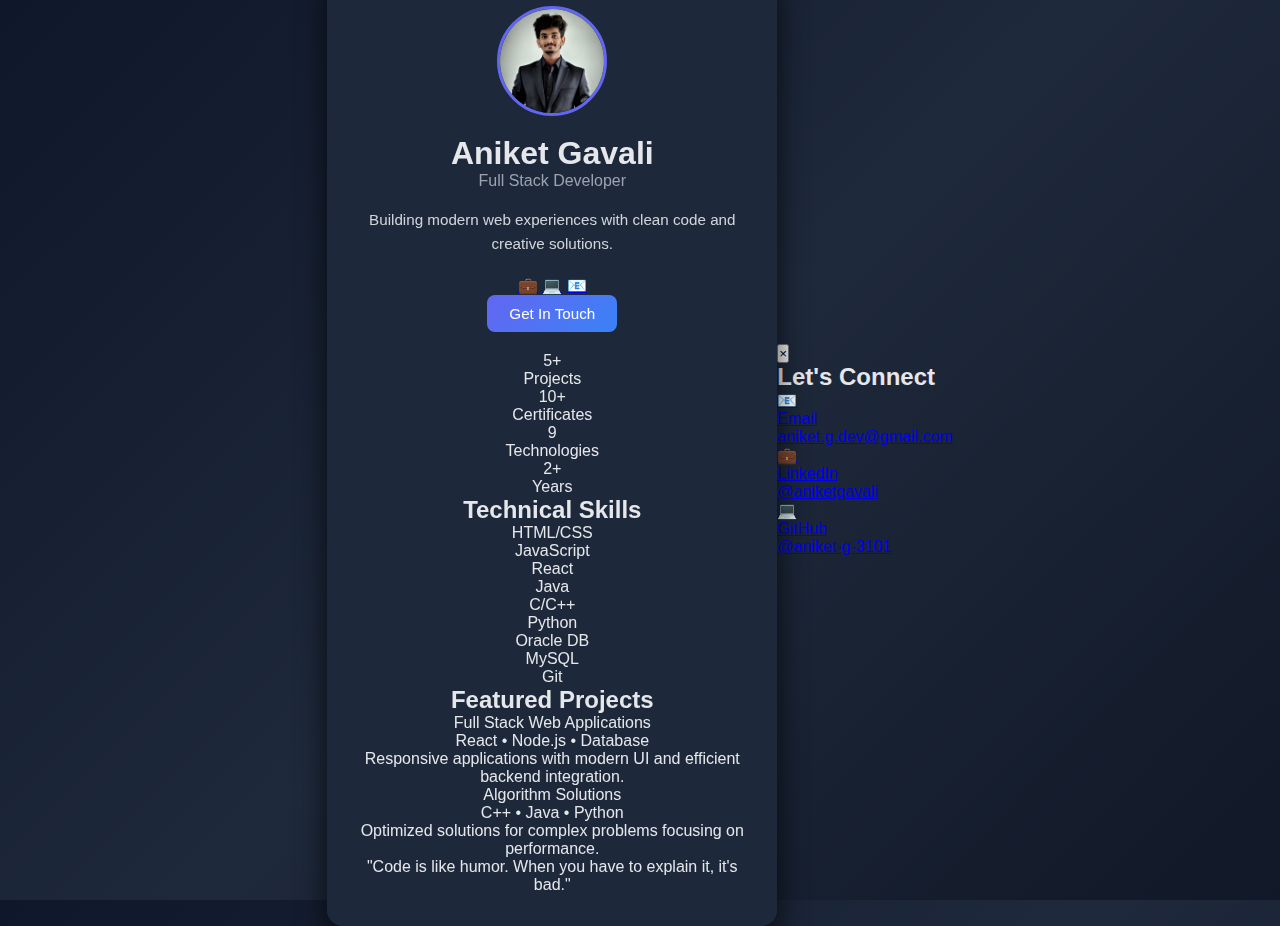
<file: index.html>
<!DOCTYPE html>
<html lang="en">
<head>
  <meta charset="UTF-8">
  <meta name="viewport" content="width=device-width, initial-scale=1.0">
  <title>Aniket Gavali - Profile Card</title>
  <link rel="stylesheet" href="style.css">
</head>
<body>
  <div id="profile">
    <!-- Left Sidebar -->
    <div class="sidebar">
      <div class="profile-img-wrapper">
        <img src="me.jpg" alt="Aniket Gavali" class="profile-img">
        <div class="status-badge"></div>
      </div>
      <h1>Aniket Gavali</h1>
      <p class="role">Full Stack Developer</p>
      <p class="bio">Building modern web experiences with clean code and creative solutions.</p>
      
      <div class="social-links">
        <a href="https://www.linkedin.com/in/aniketgavali/" target="_blank" class="social-link" title="LinkedIn">💼</a>
        <a href="https://www.github.com/aniket-g-3101" target="_blank" class="social-link" title="GitHub">💻</a>
        <a href="mailto:aniket.g.dev@gmail.com" class="social-link" title="Email">📧</a>
      </div>

      <button class="contact-btn" id="contactBtn">Get In Touch</button>
    </div>

    <!-- Main Content -->
    <div class="main-content">
      <!-- Stats -->
      <div class="stats-grid">
        <div class="stat-card">
          <div class="stat-number">5+</div>
          <div class="stat-label">Projects</div>
        </div>
        <div class="stat-card">
          <div class="stat-number">10+</div>
          <div class="stat-label">Certificates</div>
        </div>
        <div class="stat-card">
          <div class="stat-number">9</div>
          <div class="stat-label">Technologies</div>
        </div>
        <div class="stat-card">
          <div class="stat-number">2+</div>
          <div class="stat-label">Years</div>
        </div>
      </div>

      <!-- Skills -->
      <div class="section">
        <h2 class="section-title">Technical Skills</h2>
        <div class="skills-grid">
          <div class="skill-item">HTML/CSS</div>
          <div class="skill-item">JavaScript</div>
          <div class="skill-item">React</div>
          <div class="skill-item">Java</div>
          <div class="skill-item">C/C++</div>
          <div class="skill-item">Python</div>
          <div class="skill-item">Oracle DB</div>
          <div class="skill-item">MySQL</div>
          <div class="skill-item">Git</div>
        </div>
      </div>

      <!-- Projects -->
      <div class="section">
        <h2 class="section-title">Featured Projects</h2>
        <div class="project-card">
          <div class="project-title">Full Stack Web Applications</div>
          <div class="project-meta">React • Node.js • Database</div>
          <div class="project-desc">Responsive applications with modern UI and efficient backend integration.</div>
        </div>
        <div class="project-card">
          <div class="project-title">Algorithm Solutions</div>
          <div class="project-meta">C++ • Java • Python</div>
          <div class="project-desc">Optimized solutions for complex problems focusing on performance.</div>
        </div>
      </div>

      <!-- Quote -->
      <div class="section">
        <div class="quote-box">
          <p class="quote-text">"Code is like humor. When you have to explain it, it's bad."</p>
        </div>
      </div>
    </div>
  </div>

  <!-- Contact Modal -->
  <div class="modal" id="contactModal">
    <div class="modal-content">
      <button class="modal-close" id="closeModal">×</button>
      <h2>Let's Connect</h2>
      <div class="contact-info">
        <a href="mailto:aniket.g.dev@gmail.com" class="contact-item">
          <div class="contact-icon">📧</div>
          <div class="contact-details">
            <div class="contact-label">Email</div>
            <div class="contact-value">aniket.g.dev@gmail.com</div>
          </div>
        </a>
        <a href="https://www.linkedin.com/in/aniketgavali/" target="_blank" class="contact-item">
          <div class="contact-icon">💼</div>
          <div class="contact-details">
            <div class="contact-label">LinkedIn</div>
            <div class="contact-value">@aniketgavali</div>
          </div>
        </a>
        <a href="https://www.github.com/aniket-g-3101" target="_blank" class="contact-item">
          <div class="contact-icon">💻</div>
          <div class="contact-details">
            <div class="contact-label">GitHub</div>
            <div class="contact-value">@aniket-g-3101</div>
          </div>
        </a>
      </div>
    </div>
  </div>

  <script>
    const contactBtn = document.getElementById('contactBtn');
    const contactModal = document.getElementById('contactModal');
    const closeModal = document.getElementById('closeModal');

    contactBtn.addEventListener('click', () => {
      contactModal.classList.add('active');
    });

    closeModal.addEventListener('click', () => {
      contactModal.classList.remove('active');
    });

    contactModal.addEventListener('click', (e) => {
      if (e.target === contactModal) {
        contactModal.classList.remove('active');
      }
    });

    document.addEventListener('keydown', (e) => {
      if (e.key === 'Escape' && contactModal.classList.contains('active')) {
        contactModal.classList.remove('active');
      }
    });
  </script>
</body>
</html>
</file>
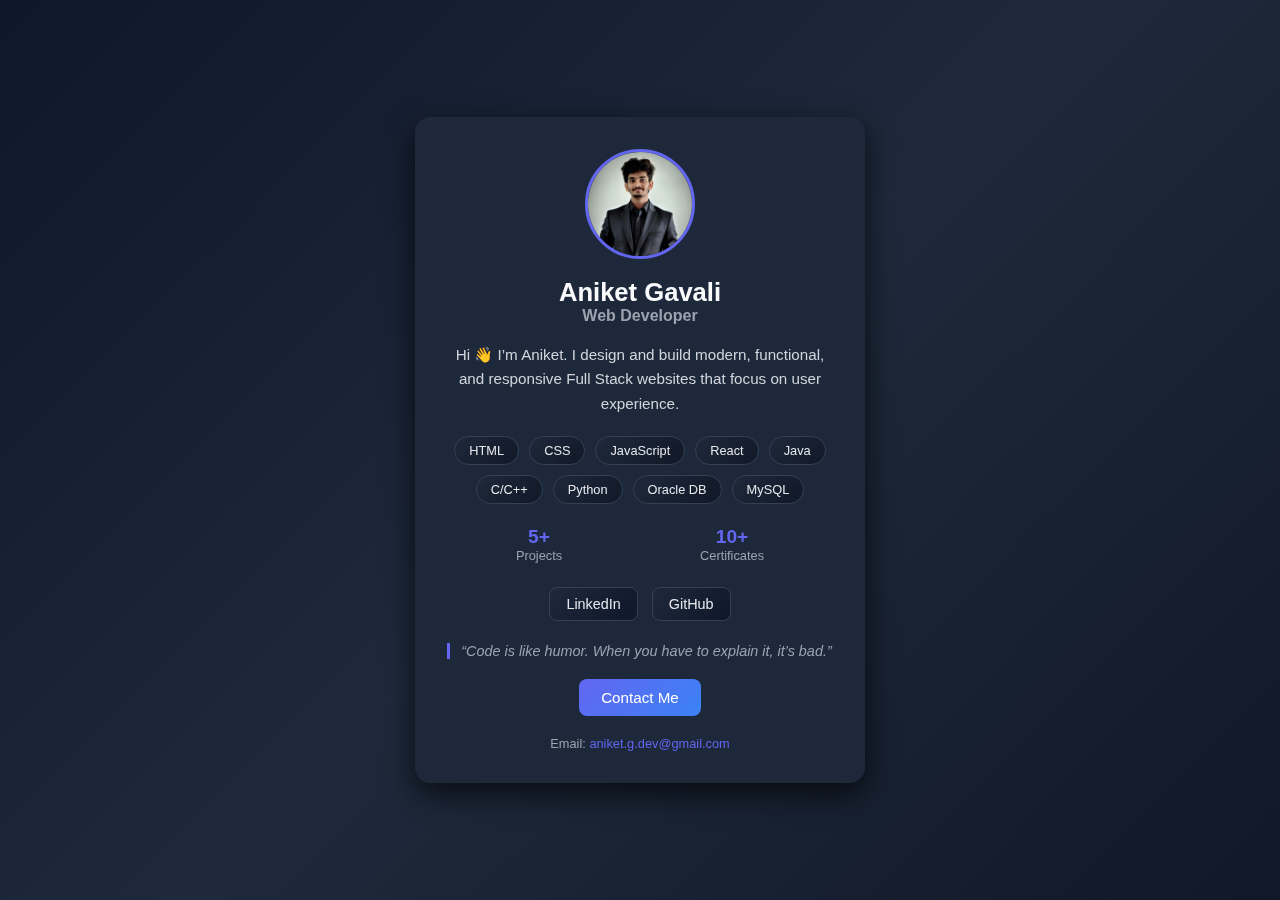
<file: profile.html>
<!DOCTYPE html>
<html lang="en">
<head>
  <meta charset="UTF-8">
  <meta name="viewport" content="width=device-width, initial-scale=1.0">
  <title>Profile Card</title>
  <link rel="stylesheet" href="pro.css">
</head>
<body>
  <div id="profile">
    <!-- Header -->
    <div class="card-header">
      <img src="me.jpg" alt="Profile Picture" class="profile-img">
      <h2 class="name">Aniket Gavali</h2>
      <h3 class="role">Web Developer</h3>
    </div>

    <!-- Bio -->
    <p class="bio">
      Hi 👋 I’m Aniket. I design and build modern, functional, and responsive Full Stack websites that focus on user experience.
    </p>

    <!-- Skills -->
    <div class="skills">
      <span>HTML</span>
      <span>CSS</span>
      <span>JavaScript</span>
      <span>React</span>
      <span>Java</span>
      <span>C/C++</span>
      <span>Python</span>
      <span>Oracle DB</span>
      <span>MySQL</span>
    </div>

    <!-- Stats -->
    <div class="stats">
      <div>
        <h3>5+</h3>
        <p>Projects</p>
      </div>
   
      <div>
        <h3>10+</h3>
        <p>Certificates</p>
      </div>
    </div>

    <!-- Links -->
    <div class="links">
      <a href="https://www.linkedin.com/in/aniketgavali/" target="_blank" class="linkedin">LinkedIn</a>
      <a href="https://www.github.com/aniket-g-3101" target="_blank" class="github">GitHub</a>
    </div>

    <!-- Quote -->
    <blockquote class="quote">
      “Code is like humor. When you have to explain it, it’s bad.”
    </blockquote>

    <!-- Contact -->
    <button class="contact-btn">Contact Me</button>

    <!-- Footer -->
    <footer class="card-footer">
      <p>Email: <a href="mailto:aniket.g.dev@gmail.com">aniket.g.dev@gmail.com</a></p>
    </footer>
  </div>
</body>
</html>
</file>
<file: style.css>
/* Reset */
* {
  margin: 0;
  padding: 0;
  box-sizing: border-box;
  font-family: "Segoe UI", Tahoma, Geneva, Verdana, sans-serif;
}

/* Background */
body, html {
  height: 100%;
  width: 100%;
  background: linear-gradient(135deg, #0f172a, #1e293b, #111827);
  display: flex;
  align-items: center;
  justify-content: center;
  color: #e5e7eb;
}

/* Profile Card */
#profile {
  background: rgba(30, 41, 59, 0.95); /* glassy dark */
  width: 450px;
  padding: 32px;
  border-radius: 16px;
  backdrop-filter: blur(12px);
  box-shadow: 0 10px 30px rgba(0, 0, 0, 0.7);
  text-align: center;
  transition: transform 0.25s ease, box-shadow 0.25s ease;
}

#profile:hover {
  transform: translateY(-6px);
  box-shadow: 0 14px 36px rgba(0, 0, 0, 0.8);
}

/* Profile Image */
.profile-img {
  width: 110px;
  height: 110px;
  border-radius: 50%;
  object-fit: cover;
  border: 3px solid #6366f1; /* purple accent */
  margin-bottom: 15px;
  transition: border-color 0.3s ease;
}

.profile-img:hover {
  border-color: #3b82f6; /* blue accent */
}

/* Name + Role */
.name {
  font-size: 1.6rem;
  font-weight: 600;
  color: #f9fafb;
}

.role {
  font-size: 1rem;
  color: #9ca3af;
  margin-bottom: 18px;
}

/* Bio */
.bio {
  font-size: 0.95rem;
  line-height: 1.6;
  margin-bottom: 20px;
  color: #d1d5db;
}

/* Skills */
.skills {
  display: flex;
  flex-wrap: wrap;
  gap: 10px;
  justify-content: center;
  margin-bottom: 22px;
}

.skills span {
  background: linear-gradient(135deg, #1e293b, #111827);
  color: #e5e7eb;
  padding: 6px 14px;
  border-radius: 20px;
  font-size: 0.8rem;
  border: 1px solid #334155;
  transition: all 0.2s ease;
}

.skills span:hover {
  background: linear-gradient(135deg, #6366f1, #3b82f6);
  color: #fff;
}

/* Stats */
.stats {
  display: flex;
  justify-content: space-around;
  margin-bottom: 24px;
}

.stats div {
  text-align: center;
}

.stats h3 {
  font-size: 1.2rem;
  color: #6366f1;
}

.stats p {
  font-size: 0.8rem;
  color: #9ca3af;
}

/* Links */
.links {
  display: flex;
  justify-content: center;
  gap: 14px;
  margin-bottom: 22px;
}

.links a {
  text-decoration: none;
  font-size: 0.9rem;
  padding: 8px 16px;
  border-radius: 8px;
  background: linear-gradient(135deg, #1e293b, #0f172a);
  border: 1px solid #334155;
  color: #e5e7eb;
  transition: all 0.25s ease;
}

.links a:hover {
  background: linear-gradient(135deg, #6366f1, #3b82f6);
  color: #fff;
}

/* Quote */
.quote {
  font-size: 0.9rem;
  font-style: italic;
  color: #9ca3af;
  margin-bottom: 20px;
  border-left: 3px solid #6366f1;
  padding-left: 10px;
}

/* Contact Button */
.contact-btn {
  background: linear-gradient(135deg, #6366f1, #3b82f6);
  color: white;
  border: none;
  padding: 10px 22px;
  border-radius: 8px;
  font-size: 0.95rem;
  cursor: pointer;
  transition: opacity 0.25s ease, transform 0.2s ease;
  margin-bottom: 20px;
}

.contact-btn:hover {
  opacity: 0.9;
  transform: scale(1.05);
}

/* Footer */
.card-footer {
  font-size: 0.8rem;
  color: #9ca3af;
}

.card-footer a {
  color: #6366f1;
  text-decoration: none;
}

.card-footer a:hover {
  text-decoration: underline;
}
</file>
<file: pro.css>
/* Reset */
* {
  margin: 0;
  padding: 0;
  box-sizing: border-box;
  font-family: "Segoe UI", Tahoma, Geneva, Verdana, sans-serif;
}

/* Background */
body, html {
  height: 100%;
  width: 100%;
  background: linear-gradient(135deg, #0f172a, #1e293b, #111827);
  display: flex;
  align-items: center;
  justify-content: center;
  color: #e5e7eb;
}

/* Profile Card */
#profile {
  background: rgba(30, 41, 59, 0.95); /* glassy dark */
  width: 450px;
  padding: 32px;
  border-radius: 16px;
  backdrop-filter: blur(12px);
  box-shadow: 0 10px 30px rgba(0, 0, 0, 0.7);
  text-align: center;
  transition: transform 0.25s ease, box-shadow 0.25s ease;
}

#profile:hover {
  transform: translateY(-6px);
  box-shadow: 0 14px 36px rgba(0, 0, 0, 0.8);
}

/* Profile Image */
.profile-img {
  width: 110px;
  height: 110px;
  border-radius: 50%;
  object-fit: cover;
  border: 3px solid #6366f1; /* purple accent */
  margin-bottom: 15px;
  transition: border-color 0.3s ease;
}

.profile-img:hover {
  border-color: #3b82f6; /* blue accent */
}

/* Name + Role */
.name {
  font-size: 1.6rem;
  font-weight: 600;
  color: #f9fafb;
}

.role {
  font-size: 1rem;
  color: #9ca3af;
  margin-bottom: 18px;
}

/* Bio */
.bio {
  font-size: 0.95rem;
  line-height: 1.6;
  margin-bottom: 20px;
  color: #d1d5db;
}

/* Skills */
.skills {
  display: flex;
  flex-wrap: wrap;
  gap: 10px;
  justify-content: center;
  margin-bottom: 22px;
}

.skills span {
  background: linear-gradient(135deg, #1e293b, #111827);
  color: #e5e7eb;
  padding: 6px 14px;
  border-radius: 20px;
  font-size: 0.8rem;
  border: 1px solid #334155;
  transition: all 0.2s ease;
}

.skills span:hover {
  background: linear-gradient(135deg, #6366f1, #3b82f6);
  color: #fff;
}

/* Stats */
.stats {
  display: flex;
  justify-content: space-around;
  margin-bottom: 24px;
}

.stats div {
  text-align: center;
}

.stats h3 {
  font-size: 1.2rem;
  color: #6366f1;
}

.stats p {
  font-size: 0.8rem;
  color: #9ca3af;
}

/* Links */
.links {
  display: flex;
  justify-content: center;
  gap: 14px;
  margin-bottom: 22px;
}

.links a {
  text-decoration: none;
  font-size: 0.9rem;
  padding: 8px 16px;
  border-radius: 8px;
  background: linear-gradient(135deg, #1e293b, #0f172a);
  border: 1px solid #334155;
  color: #e5e7eb;
  transition: all 0.25s ease;
}

.links a:hover {
  background: linear-gradient(135deg, #6366f1, #3b82f6);
  color: #fff;
}

/* Quote */
.quote {
  font-size: 0.9rem;
  font-style: italic;
  color: #9ca3af;
  margin-bottom: 20px;
  border-left: 3px solid #6366f1;
  padding-left: 10px;
}

/* Contact Button */
.contact-btn {
  background: linear-gradient(135deg, #6366f1, #3b82f6);
  color: white;
  border: none;
  padding: 10px 22px;
  border-radius: 8px;
  font-size: 0.95rem;
  cursor: pointer;
  transition: opacity 0.25s ease, transform 0.2s ease;
  margin-bottom: 20px;
}

.contact-btn:hover {
  opacity: 0.9;
  transform: scale(1.05);
}

/* Footer */
.card-footer {
  font-size: 0.8rem;
  color: #9ca3af;
}

.card-footer a {
  color: #6366f1;
  text-decoration: none;
}

.card-footer a:hover {
  text-decoration: underline;
}
</file>
